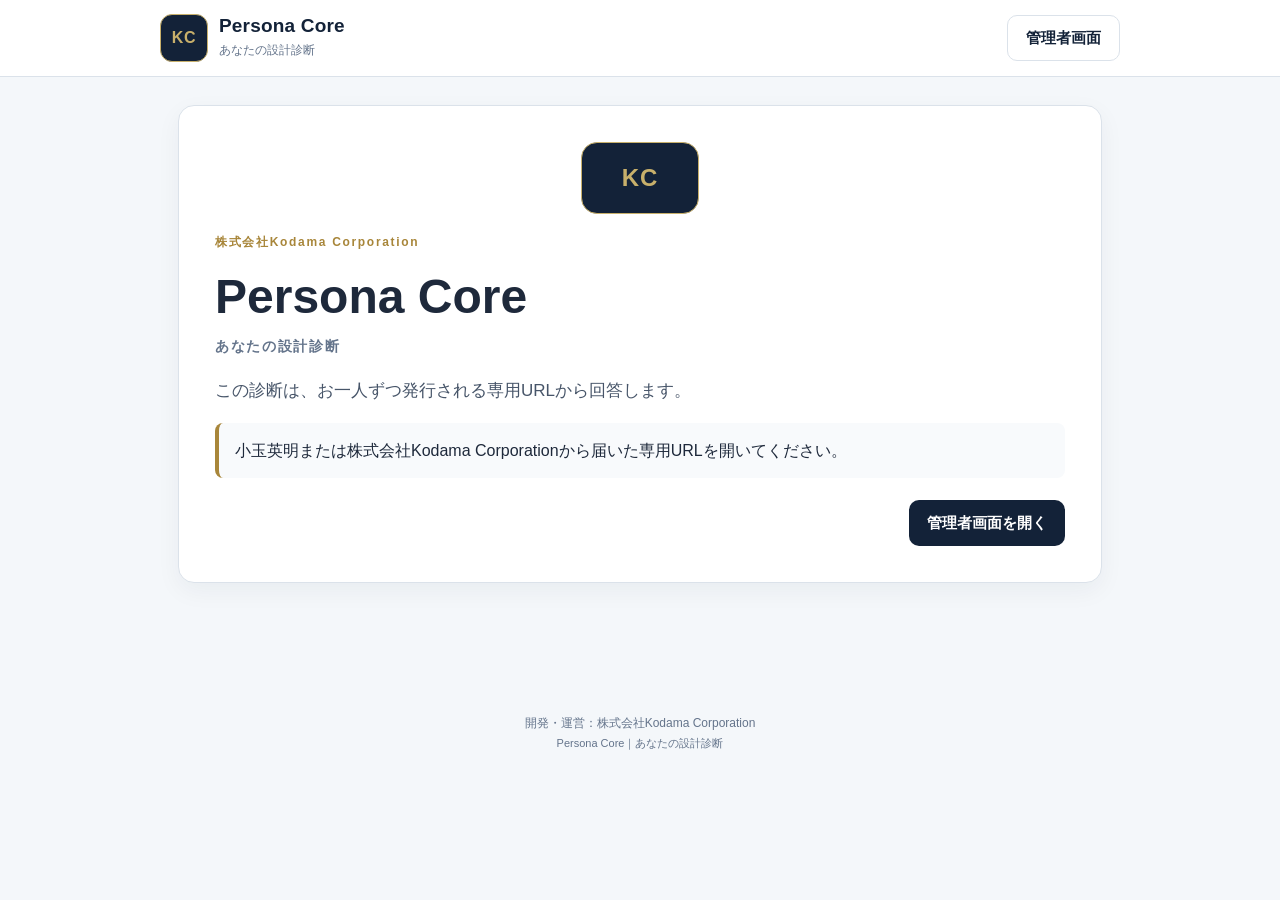
<file: index.html>
<!doctype html>
<html lang="ja">
<head>
<meta charset="utf-8">
<meta name="viewport" content="width=device-width,initial-scale=1,viewport-fit=cover">
<meta name="robots" content="noindex,nofollow">
<meta http-equiv="Cache-Control" content="no-cache, no-store, must-revalidate">
<meta http-equiv="Pragma" content="no-cache">
<meta http-equiv="Expires" content="0">
<meta name="theme-color" content="#132238">
<title>Persona Core｜あなたの設計診断｜株式会社Kodama Corporation</title>
<link rel="stylesheet" href="styles.css?v=20260724-3">
<link rel="stylesheet" href="styles-addon.css?v=20260728-2">
<script defer src="questions.js?v=20260724-3"></script>
<script defer src="cloud.js?v=20260726-3"></script>
<script defer src="app-core.js?v=20260728-3"></script>
<script defer src="app-forms.js?v=20260727-1"></script>
<script defer src="app-results.js?v=20260728-3"></script>
<script defer src="pdf-report.js?v=20260728-6"></script>
<script defer src="analysis-export.js?v=20260728-3"></script>
<script defer src="branding.js?v=20260728-5"></script>
</head>
<body>
<header class="site-header">
  <div><div class="brand">Persona Core</div><div class="service">あなたの設計診断</div></div>
  <button id="adminBtn" class="ghost" type="button">管理者画面</button>
</header>
<main id="app" class="container">
  <section class="card hero">
    <div class="eyebrow">株式会社Kodama Corporation</div>
    <h1>Persona Core</h1>
    <div class="persona-hero-subtitle">あなたの設計診断</div>
    <p>安全な接続を準備しています。</p>
  </section>
</main>
<footer>開発・運営：株式会社Kodama Corporation<br><span style="font-size:11px">Persona Core｜あなたの設計診断</span></footer>
<noscript><div class="noscript">この診断にはJavaScriptが必要です。Safariで開いてください。</div></noscript>
</body>
</html>
</file>
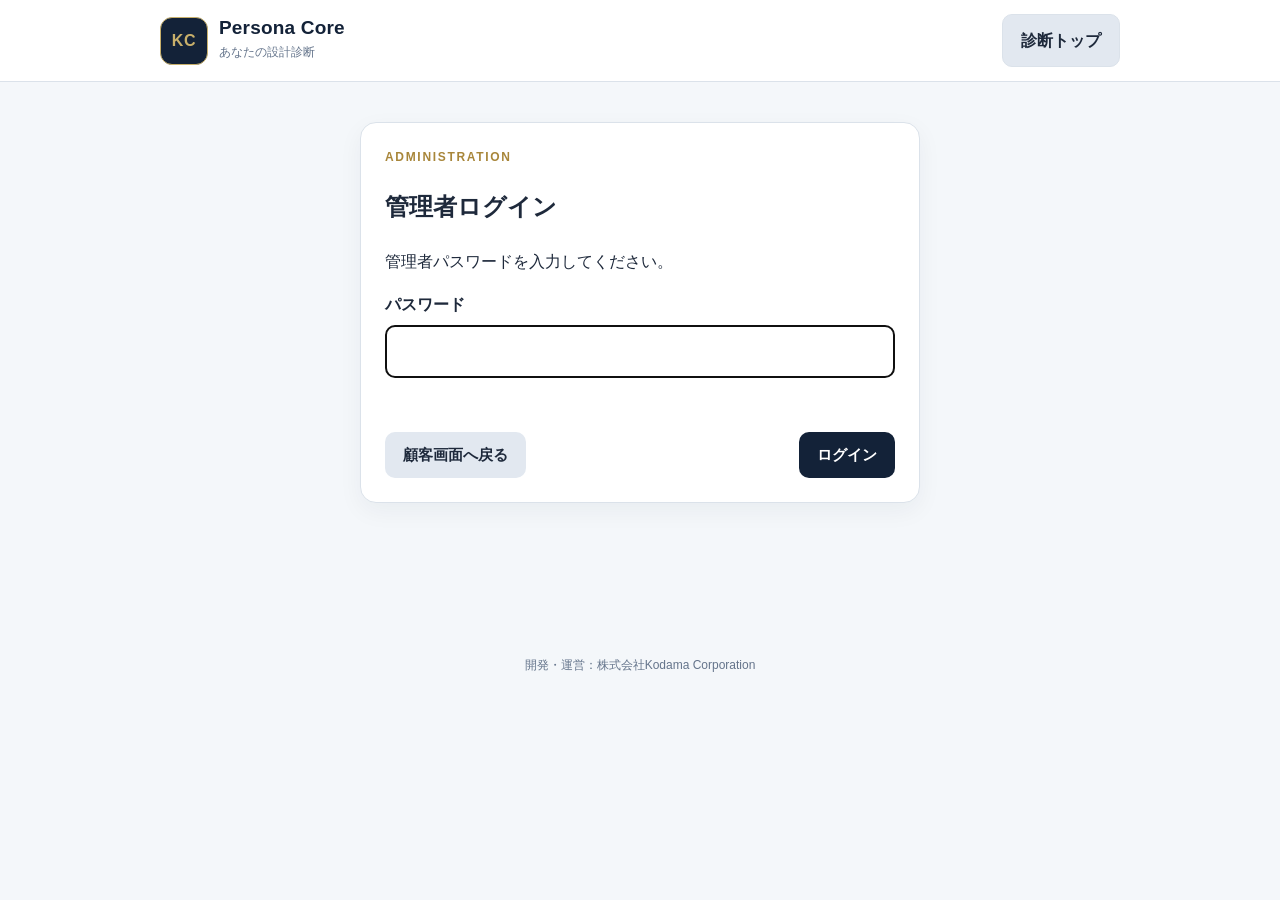
<file: admin.html>
<!doctype html>
<html lang="ja">
<head>
<meta charset="utf-8">
<meta name="viewport" content="width=device-width,initial-scale=1,viewport-fit=cover">
<meta name="robots" content="noindex,nofollow">
<meta http-equiv="Cache-Control" content="no-cache, no-store, must-revalidate">
<meta http-equiv="Pragma" content="no-cache">
<meta http-equiv="Expires" content="0">
<meta name="theme-color" content="#132238">
<title>管理者画面｜Persona Core｜あなたの設計診断</title>
<link rel="stylesheet" href="styles.css?v=20260726-1">
<link rel="stylesheet" href="styles-addon.css?v=20260728-2">
<script>if(location.hash!=='#admin')location.hash='admin';</script>
<script defer src="questions.js?v=20260726-1"></script>
<script defer src="cloud.js?v=20260726-3"></script>
<script defer src="app-core.js?v=20260728-3"></script>
<script defer src="app-forms.js?v=20260726-1"></script>
<script defer src="app-results.js?v=20260728-3"></script>
<script defer src="analysis-export.js?v=20260728-3"></script>
<script defer src="branding.js?v=20260728-5"></script>
</head>
<body>
<header class="site-header">
  <div><div class="brand">Persona Core</div><div class="service">あなたの設計診断</div></div>
  <a class="button-link ghost" href="./">診断トップ</a>
</header>
<main id="app" class="container">
  <section class="card hero">
    <div class="eyebrow">ADMINISTRATION</div>
    <h1>Persona Core 管理画面</h1>
    <p>安全な接続を確認しています。</p>
  </section>
</main>
<footer>開発・運営：株式会社Kodama Corporation</footer>
<noscript><div class="noscript">この管理画面にはJavaScriptが必要です。SafariまたはChromeで開いてください。</div></noscript>
</body>
</html>
</file>
<file: styles.css>
:root{--navy:#132238;--ink:#1e293b;--muted:#64748b;--line:#dbe2ea;--bg:#f4f7fa;--gold:#a8863a;--white:#fff;--danger:#9f1239}
*{box-sizing:border-box}body{margin:0;font-family:-apple-system,BlinkMacSystemFont,"Segoe UI","Noto Sans JP",sans-serif;background:var(--bg);color:var(--ink);line-height:1.7}
.site-header{position:sticky;top:0;z-index:5;background:rgba(255,255,255,.96);border-bottom:1px solid var(--line);padding:14px max(18px,calc((100vw - 960px)/2));display:flex;align-items:center;justify-content:space-between}.brand{font-weight:700;color:var(--navy);letter-spacing:.04em}.service{font-size:12px;color:var(--muted)}
.container{max-width:960px;margin:28px auto;padding:0 18px 60px}.card{background:var(--white);border:1px solid var(--line);border-radius:16px;padding:24px;box-shadow:0 8px 24px rgba(19,34,56,.05);margin-bottom:18px}.hero{padding:36px}.eyebrow{font-size:12px;letter-spacing:.14em;color:var(--gold);font-weight:700}.hero h1{font-size:clamp(28px,5vw,48px);line-height:1.25;margin:.3em 0}.lead{font-size:17px;color:#475569}.notice{background:#f8fafc;border-left:4px solid var(--gold);padding:14px 16px;border-radius:8px;margin:16px 0}.warning{background:#fff7ed;border-left-color:#c2410c}.progress{height:8px;background:#e2e8f0;border-radius:999px;overflow:hidden;margin:12px 0 24px}.progress>div{height:100%;background:var(--navy)}
button{min-height:46px;border:0;border-radius:10px;padding:12px 18px;font-weight:700;cursor:pointer;background:var(--navy);color:#fff;font-size:15px;touch-action:manipulation;-webkit-tap-highlight-color:transparent}.ghost{background:#fff;color:var(--navy);border:1px solid var(--line)}.secondary{background:#e2e8f0;color:var(--ink)}.danger{background:var(--danger)}.actions{display:flex;gap:10px;flex-wrap:wrap;margin-top:22px;justify-content:space-between}.actions .right{display:flex;gap:10px;flex-wrap:wrap}
label{display:block;font-weight:700;margin:14px 0 6px}input,select,textarea{width:100%;padding:12px 13px;border:1px solid #cbd5e1;border-radius:9px;background:#fff;font:inherit;color:var(--ink)}textarea{min-height:120px;resize:vertical}.grid2{display:grid;grid-template-columns:1fr 1fr;gap:16px}.question{padding:18px 0;border-bottom:1px solid #eef2f7}.question:last-child{border-bottom:0}.qtext{font-weight:700;margin-bottom:10px}.scale{display:grid;grid-template-columns:repeat(5,1fr);gap:7px}.scale label{font-weight:500;margin:0;text-align:center;border:1px solid var(--line);padding:9px 4px;border-radius:9px;font-size:12px;cursor:pointer}.scale input{width:auto;display:block;margin:0 auto 5px}.twenty-row{display:grid;grid-template-columns:42px 1fr;gap:8px;align-items:start;margin:9px 0}.twenty-row span{padding-top:11px;color:var(--muted)}
.result-grid{display:grid;grid-template-columns:1fr 1fr;gap:24px;align-items:center}.score-list{display:grid;gap:10px}.score-item{display:grid;grid-template-columns:1fr 55px;gap:10px;padding:10px 0;border-bottom:1px solid var(--line)}.score-num{font-size:24px;font-weight:800;color:var(--navy);text-align:right}.pill{display:inline-block;padding:3px 8px;border-radius:99px;background:#eef2f7;font-size:12px}.admin-table{width:100%;border-collapse:collapse;font-size:14px}.admin-table th,.admin-table td{text-align:left;padding:10px;border-bottom:1px solid var(--line);vertical-align:top}.admin-table th{color:var(--muted)}.small{font-size:12px;color:var(--muted)}details{border:1px solid var(--line);border-radius:10px;padding:10px 14px;margin:12px 0}summary{font-weight:700;cursor:pointer}.status{font-weight:700;color:var(--gold)}
footer{text-align:center;padding:24px;color:var(--muted);font-size:12px}.noscript{margin:20px;padding:16px;background:#fff7ed}@media(max-width:700px){.grid2,.result-grid{grid-template-columns:1fr}.card{padding:18px}.hero{padding:24px}.scale{grid-template-columns:1fr}.scale label{display:flex;align-items:center;text-align:left;gap:9px}.scale input{margin:0}.admin-table{font-size:12px}.admin-table th:nth-child(3),.admin-table td:nth-child(3){display:none}.site-header{padding-top:max(14px,env(safe-area-inset-top))}}
@media print{.site-header,footer,.no-print,.actions{display:none!important}body{background:#fff}.container{max-width:none;margin:0;padding:0}.card{box-shadow:none;border:0}.admin-only{display:none!important}}

.cloud-state{font-size:12px;color:var(--muted);text-align:right;margin-top:-34px;margin-bottom:12px}
.button-link{display:inline-flex;align-items:center;justify-content:center;min-height:46px;border-radius:10px;padding:12px 18px;font-weight:700;text-decoration:none;background:#e2e8f0;color:var(--ink)}
.issued-card{border-color:#c8b06b;background:#fffdf7}
button:disabled{opacity:.55;cursor:wait}
@media(max-width:700px){.cloud-state{margin-top:0;text-align:left}.issued-card input{font-size:12px}}
</file>
<file: styles-addon.css>
.cloud-state{font-size:12px;color:var(--muted);text-align:right;margin-top:-34px;margin-bottom:12px}
.button-link{display:inline-flex;align-items:center;justify-content:center;min-height:46px;border-radius:10px;padding:12px 18px;font-weight:700;text-decoration:none;background:#e2e8f0;color:var(--ink)}
.issued-card{border-color:#c8b06b;background:#fffdf7}
button:disabled{opacity:.55;cursor:wait}
.pdf-sheet{display:none}

.persona-site-brand{display:flex;align-items:center;gap:11px;min-width:0}
.persona-header-logo{width:48px;height:48px;border-radius:12px;object-fit:contain;background:#fff;flex:0 0 auto}
.persona-logo-fallback{display:inline-flex;align-items:center;justify-content:center;background:#132238;color:#c8b06b;border:1px solid #c8b06b;font-weight:900;letter-spacing:.04em}
.persona-site-brand .brand{font-size:19px;line-height:1.05;letter-spacing:.01em}
.persona-site-brand .service{font-size:12px;margin-top:4px;color:var(--muted)}
.persona-hero-logo{display:block;width:118px;height:auto;margin:0 auto 18px;object-fit:contain}
.persona-hero-logo.persona-logo-fallback{display:flex;height:72px;border-radius:16px;font-size:24px}
.persona-hero-subtitle{margin:-6px 0 18px;font-size:14px;letter-spacing:.12em;color:var(--muted);font-weight:600}
.analysis-copy-button{background:#132238;color:#fff;border-color:#132238}
.analysis-export-dialog{position:fixed;z-index:9999;left:50%;top:50%;transform:translate(-50%,-50%);width:min(860px,calc(100vw - 28px));max-height:calc(100vh - 28px);margin:0!important;overflow:auto;box-shadow:0 24px 80px rgba(15,23,42,.28)}
.analysis-export-dialog textarea{min-height:56vh;font-family:ui-monospace,SFMono-Regular,Menlo,Consolas,monospace;font-size:13px;line-height:1.55}
.analysis-dialog-head{display:flex;align-items:flex-start;justify-content:space-between;gap:20px}

.admin-hero,.detail-head,.admin-list-head{display:flex;align-items:flex-start;justify-content:space-between;gap:24px}
.admin-primary-actions,.admin-filters,.detail-actions,.row-actions,.url-box{display:flex;align-items:center;gap:10px;flex-wrap:wrap}
.admin-stats{display:grid;grid-template-columns:repeat(4,minmax(0,1fr));gap:14px;margin:18px 0}
.stat-card{background:#fff;border:1px solid #dbe2ea;border-radius:14px;padding:18px 20px;box-shadow:0 8px 22px rgba(19,34,56,.05)}
.stat-card span{display:block;color:var(--muted);font-size:13px;margin-bottom:8px}
.stat-card strong{display:block;color:var(--ink);font-size:30px;line-height:1}
.admin-filters input{min-width:280px}
.admin-filters select{min-height:46px;border:1px solid #cbd5e1;border-radius:10px;background:#fff;padding:0 36px 0 12px;color:var(--ink)}
.admin-table-wrap{overflow:auto;margin-top:16px}
.admin-table{min-width:980px}
.row-actions{justify-content:flex-end}
.danger-button{background:#fff;color:#9f2f2f;border:1px solid #e2b8b8}
.danger-button:hover{background:#fff5f5}
.status-badge{display:inline-flex;align-items:center;border-radius:999px;padding:5px 10px;font-size:12px;font-weight:700;white-space:nowrap}
.status-completed{background:#e8f6ef;color:#216e49}
.status-in_progress{background:#fff4d6;color:#875f00}
.status-pending{background:#eef2f7;color:#526174}
.url-box input{flex:1;min-width:260px}
.admin-empty{text-align:center;padding:36px 12px;color:var(--muted)}
.detail-card{scroll-margin-top:20px}
.detail-actions{padding:12px 0 22px;border-bottom:1px solid #e2e8f0;margin-bottom:24px}
.sr-only{position:absolute!important;width:1px!important;height:1px!important;padding:0!important;margin:-1px!important;overflow:hidden!important;clip:rect(0,0,0,0)!important;white-space:nowrap!important;border:0!important}

@media(max-width:860px){
  .admin-stats{grid-template-columns:repeat(2,minmax(0,1fr))}
  .admin-hero,.admin-list-head{display:block}
  .admin-primary-actions,.admin-filters{margin-top:16px}
  .admin-filters input{min-width:0;width:100%}
}
@media(max-width:700px){
  .cloud-state{margin-top:0;text-align:left}
  .issued-card input{font-size:12px}
  .persona-header-logo{width:42px;height:42px}
  .persona-site-brand .brand{font-size:17px}
  .persona-site-brand .service{font-size:11px}
  .persona-hero-logo{width:104px}
}
@media(max-width:520px){
  .admin-stats{gap:10px}
  .stat-card{padding:14px}
  .stat-card strong{font-size:26px}
  .admin-primary-actions>*{flex:1}
  .url-box{display:block}
  .url-box input,.url-box button{width:100%;margin-top:8px}
  .detail-actions>*{width:100%}
  .analysis-copy-button{order:-1}
}

@media print{
  @page{size:A4 portrait;margin:0}
  html,body{width:210mm!important;height:296mm!important;min-height:0!important;margin:0!important;padding:0!important;background:#fff!important;overflow:hidden!important;-webkit-print-color-adjust:exact!important;print-color-adjust:exact!important}
  body>*:not(.pdf-sheet){display:none!important}
  .pdf-sheet{display:grid!important;position:absolute!important;inset:0 auto auto 0!important;grid-template-rows:auto 68mm 1fr auto;width:210mm!important;height:296mm!important;min-height:0!important;margin:0!important;padding:5.5mm 6mm 4mm!important;background:#fff!important;color:#162033!important;font-family:-apple-system,BlinkMacSystemFont,"Hiragino Sans","Yu Gothic",sans-serif!important;box-sizing:border-box!important;overflow:hidden!important;page-break-before:avoid!important;page-break-after:auto!important;break-before:avoid-page!important;break-after:auto!important}
  .pdf-header{display:flex;align-items:center;justify-content:space-between;gap:7mm;padding-bottom:2.3mm;border-bottom:1.2px solid #132238;min-height:17mm}
  .pdf-brand{display:flex;align-items:center;gap:3mm;min-width:0}
  .pdf-logo-mark{width:14mm!important;height:14mm!important;object-fit:contain!important;border-radius:2mm}
  .pdf-logo-fallback{display:flex!important;align-items:center;justify-content:center;background:#132238!important;color:#c8b06b!important;border:1px solid #c8b06b!important;font-size:12pt!important;font-weight:900!important;letter-spacing:.04em}
  .pdf-brand-text{min-width:0}
  .pdf-kicker{font-size:8pt;font-weight:900;letter-spacing:.14em;color:#173d7a;line-height:1}
  .pdf-subtitle{margin-top:.7mm;font-size:6.4pt;font-weight:700;letter-spacing:.08em;color:#64748b;line-height:1}
  .pdf-header h1{margin:1.2mm 0 0!important;font-size:13pt!important;line-height:1.05!important;color:#132238!important}
  .pdf-person{text-align:right;line-height:1.25;flex:0 0 auto}
  .pdf-person strong{display:block;font-size:11.5pt;color:#132238}
  .pdf-person span{display:block;margin-top:.8mm;font-size:7pt;color:#526174}
  .pdf-overview{display:grid;grid-template-columns:1.25fr .75fr;gap:4mm;align-items:center;padding:2mm 0 2.3mm;border-bottom:1px solid #cbd5e1;min-height:0}
  .pdf-radar-wrap{height:63mm;display:flex;align-items:center;justify-content:center;overflow:hidden}
  .pdf-radar{width:79mm!important;height:64mm!important;max-width:none!important;display:block!important}
  .pdf-score-panel{align-self:stretch;padding:2mm 2.5mm;background:#f7f9fc;border:1px solid #dbe2ea;border-radius:2.5mm}
  .pdf-score-panel h2{margin:0 0 1mm!important;font-size:9.5pt!important;color:#132238}
  .pdf-score-row{display:flex;align-items:center;justify-content:space-between;padding:1mm 0;border-bottom:1px solid #dbe2ea;font-size:7.5pt}
  .pdf-score-row:last-of-type{border-bottom:0}
  .pdf-score-row>span{font-weight:700}
  .pdf-score-row>div{display:flex;align-items:baseline;gap:1.5mm}
  .pdf-score-row strong{font-size:13pt;line-height:1;color:#132238}
  .pdf-score-row small{font-size:6.4pt;color:#64748b}
  .pdf-score-panel>p{margin:1.4mm 0 0!important;font-size:6.35pt!important;line-height:1.38!important;color:#526174}
  .pdf-trait-grid{display:grid;grid-template-columns:1fr 1fr;grid-template-rows:1fr 1fr .78fr;gap:2.2mm;padding:2.5mm 0;min-height:0;overflow:hidden}
  .pdf-trait-card{display:flex;flex-direction:column;min-height:0;padding:2.1mm 2.3mm;border:1px solid #d3dae5;border-radius:2.4mm;background:#fff;overflow:hidden;break-inside:avoid!important;page-break-inside:avoid!important}
  .pdf-trait-card:last-child{grid-column:1 / -1;padding-top:2mm;padding-bottom:2mm}
  .pdf-trait-head{display:flex;align-items:center;justify-content:space-between;gap:2mm;padding-bottom:1mm;border-bottom:1px solid #e2e8f0}
  .pdf-trait-head h2{margin:0!important;font-size:9.6pt!important;line-height:1!important;color:#132238}
  .pdf-score{display:flex;align-items:baseline;gap:1.2mm}
  .pdf-score strong{font-size:13.5pt;line-height:1;color:#132238}
  .pdf-score span{font-size:6.4pt;font-weight:700;color:#9b7a32}
  .pdf-summary{margin:1.1mm 0 .8mm!important;font-size:6.7pt!important;line-height:1.38!important;color:#344256}
  .pdf-current{margin:0 0 1mm!important;padding:1mm 1.2mm;background:#fffaf0;border-left:2px solid #a8863a;border-radius:1mm;font-size:6.15pt!important;line-height:1.35!important;color:#344256}
  .pdf-current b{color:#765b1d}
  .pdf-high-low{display:grid;grid-template-columns:1fr 1fr;gap:2mm;min-height:0}
  .pdf-high-low section{min-width:0}
  .pdf-high-low h3{margin:0 0 .7mm!important;padding:.6mm 1mm;background:#eef2f7;border-radius:1mm;font-size:6.9pt!important;line-height:1.15!important;color:#132238}
  .pdf-high-low p{margin:.5mm 0!important;font-size:6.05pt!important;line-height:1.34!important;color:#263549}
  .pdf-high-low b{color:#132238}
  .pdf-trait-card:last-child .pdf-summary{font-size:6.8pt!important;margin-bottom:.7mm!important}
  .pdf-trait-card:last-child .pdf-current{font-size:6.25pt!important;margin-bottom:.8mm!important}
  .pdf-trait-card:last-child .pdf-high-low p{font-size:6.2pt!important}
  .pdf-footer{display:flex;align-items:flex-end;justify-content:space-between;gap:5mm;padding-top:1.6mm;border-top:1px solid #cbd5e1;font-size:5.7pt;line-height:1.3;color:#64748b}
  .pdf-footer span{max-width:137mm}
  .pdf-footer strong{white-space:nowrap;color:#344256}
  .pdf-sheet,.pdf-header,.pdf-overview,.pdf-trait-grid,.pdf-trait-card,.pdf-footer{break-inside:avoid!important;page-break-inside:avoid!important}
}
</file>
